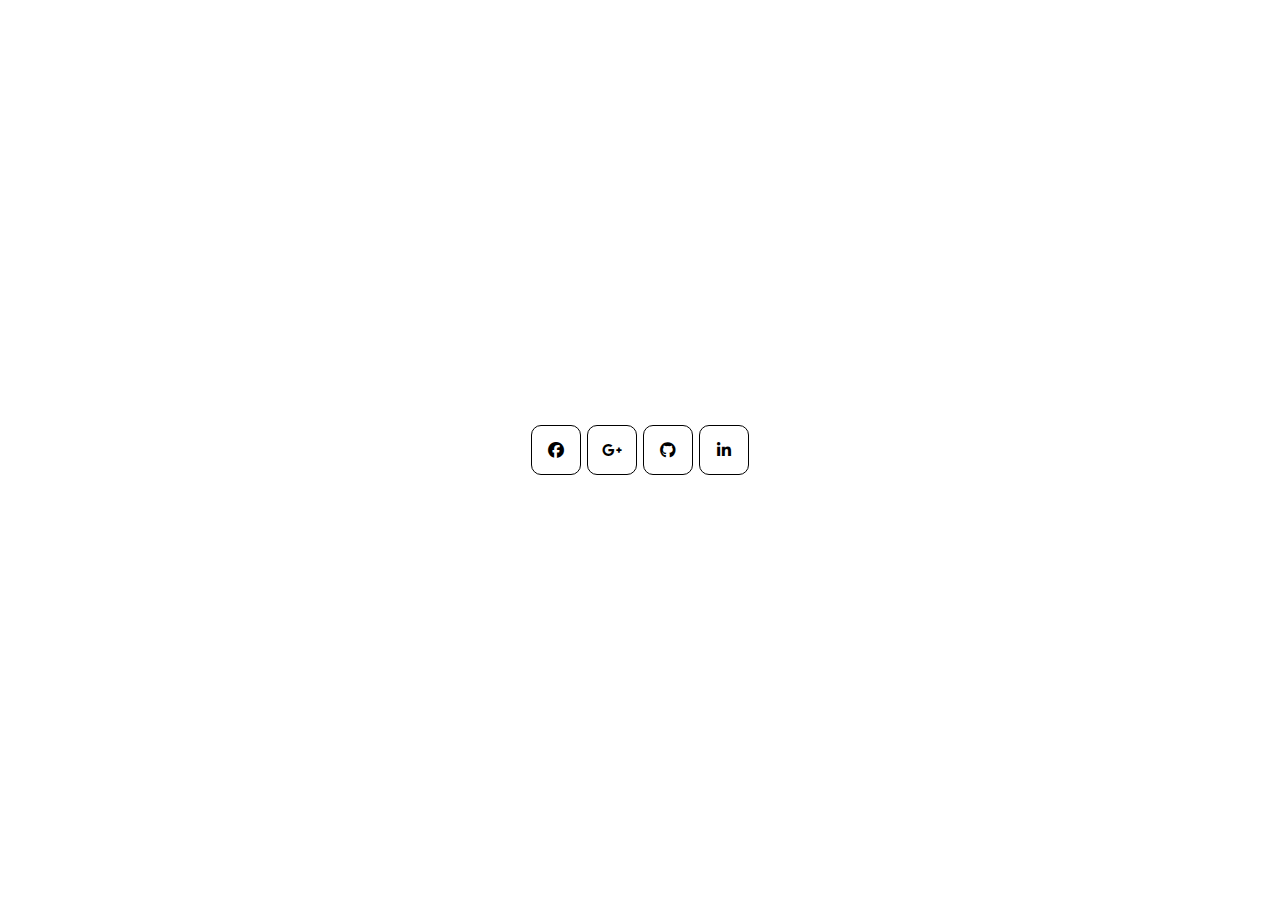
<file: CSS-MINI-PROJECT/ANIMATION-BUTTON/index.html>
<!DOCTYPE html>
<html lang="en">
<head>
    <meta charset="UTF-8">
    <meta name="viewport" content="width=device-width, initial-scale=1.0">
    <link rel="stylesheet" href="https://cdnjs.cloudflare.com/ajax/libs/font-awesome/6.6.0/css/all.min.css">
    <link rel="stylesheet" href="./style.css">
    <title>Document</title>
</head>
<body>
    <div class="links-container">
        <a class="link-item" href=""><i class="fa-brands fa-facebook"></i></a>
        <a class="link-item" href=""><i class="fa-brands fa-google-plus-g"></i></a>
        <a class="link-item" href=""><i class="fa-brands fa-github"></i></a>
        <a class="link-item" href=""><i class="fa-brands fa-linkedin-in"></i></a>
    </div>
</body>
</html>
</file>
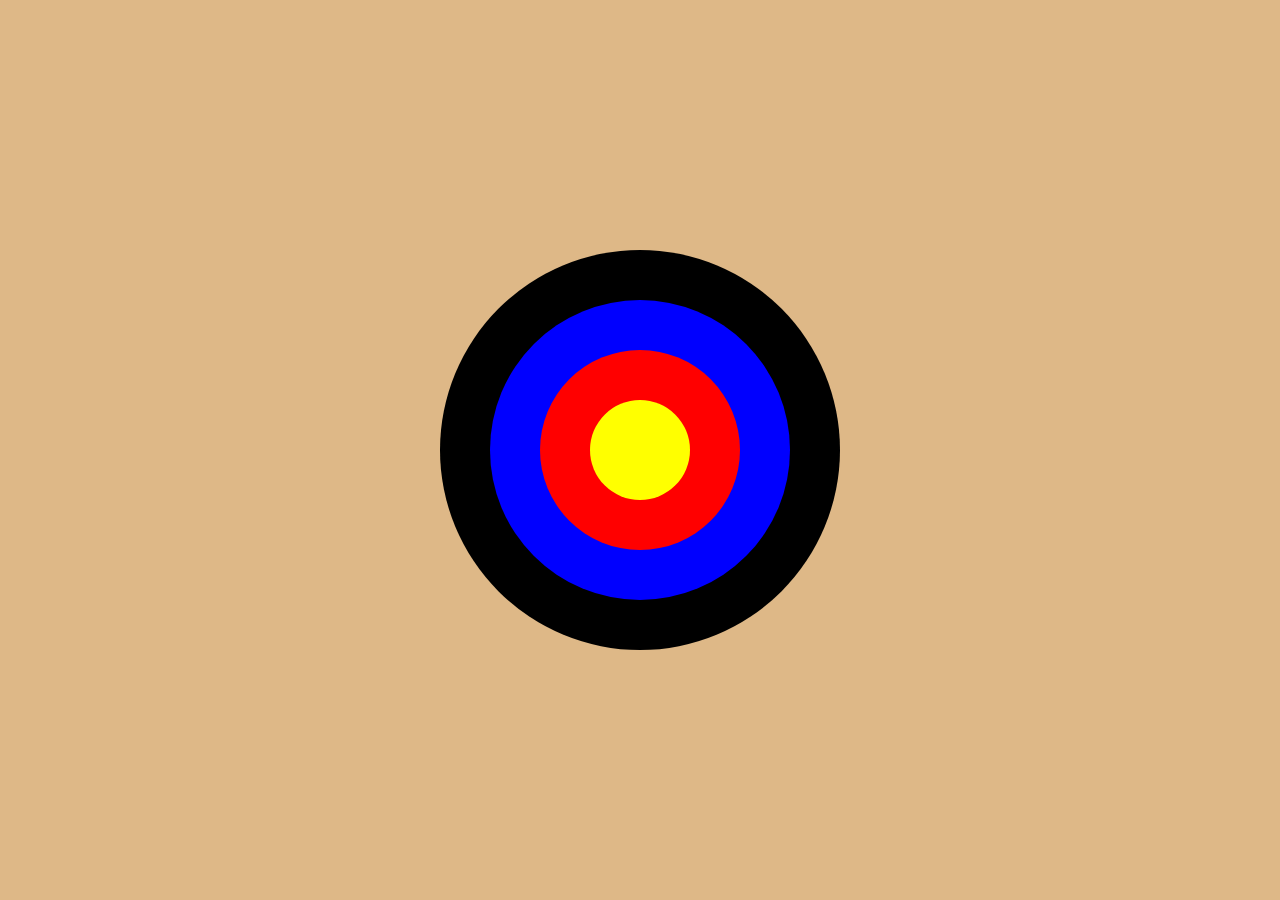
<file: CSS-MINI-PROJECT/ARCHERY-TARGET/index.html>
<html lang="en">
<head>
    <meta charset="UTF-8">
    <meta name="viewport" content="width=device-width, initial-scale=1.0">
    <link rel="stylesheet" href="./style.css">
    <title>ARCHERY TARGET</title>
</head>
<body>
    <div class="circles">
        <div class="circle-one circle">
            <div class="circle-two circle">
                <div class="circle-three circle">
                    <div class="bullseyes circle">

                    </div>
                </div>
            </div>
        </div>
    </div>
</body>
</html>
</file>
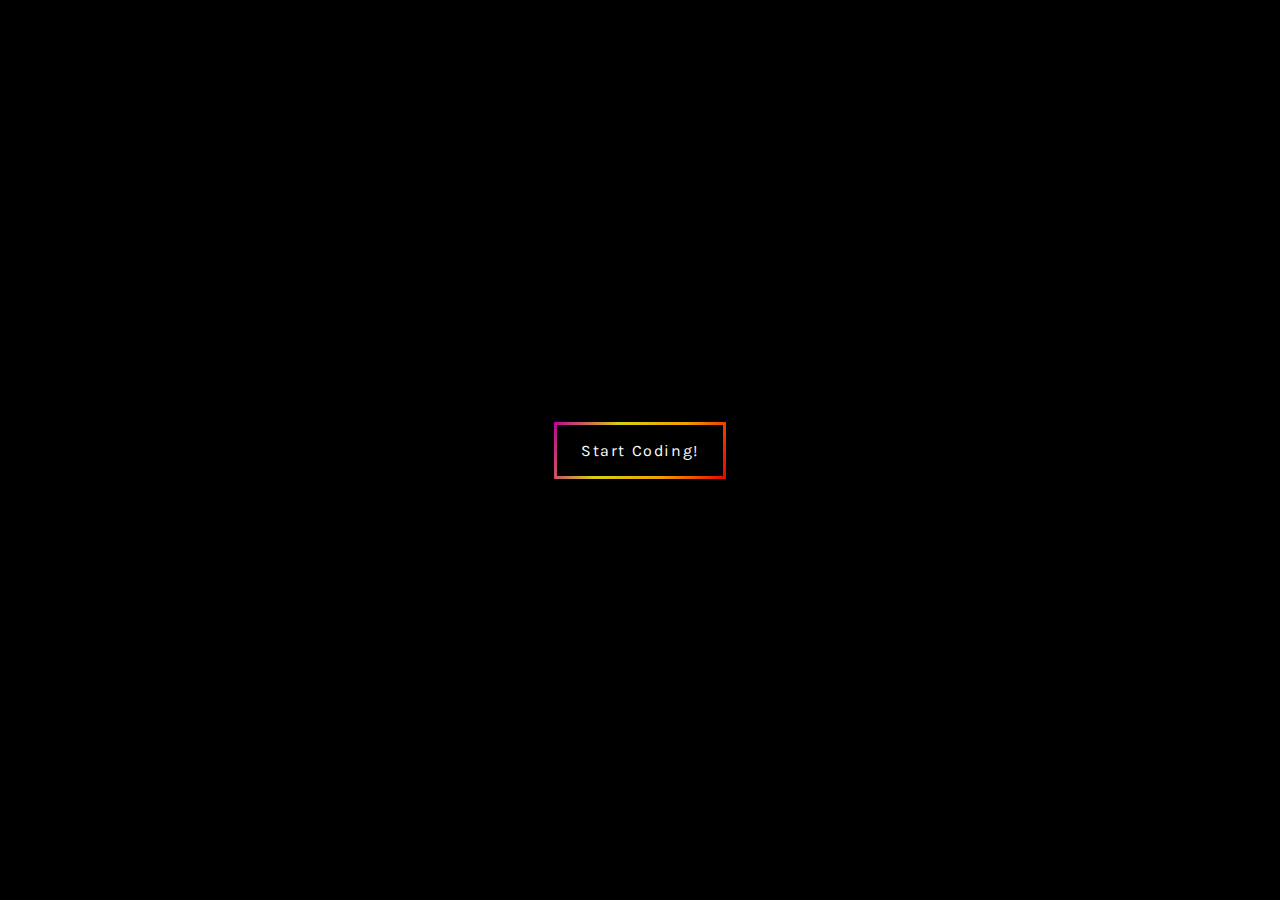
<file: CSS-MINI-PROJECT/BUTTON-PROJECT/index.html>
<html lang="en">
<head>
    <meta charset="UTF-8">
    <meta name="viewport" content="width=device-width, initial-scale=1.0">
    <!--LINK CUSTOM CSS-->
    <link rel="stylesheet" href="./style.css">
    <title>BUTTON</title>
</head>
<body>
    <div class="container">
        <div class="btn-border">
            <button type="button" class="button">
                Start Coding!
            </button>
        </div>
    </div>
</body>
</html>
</file>
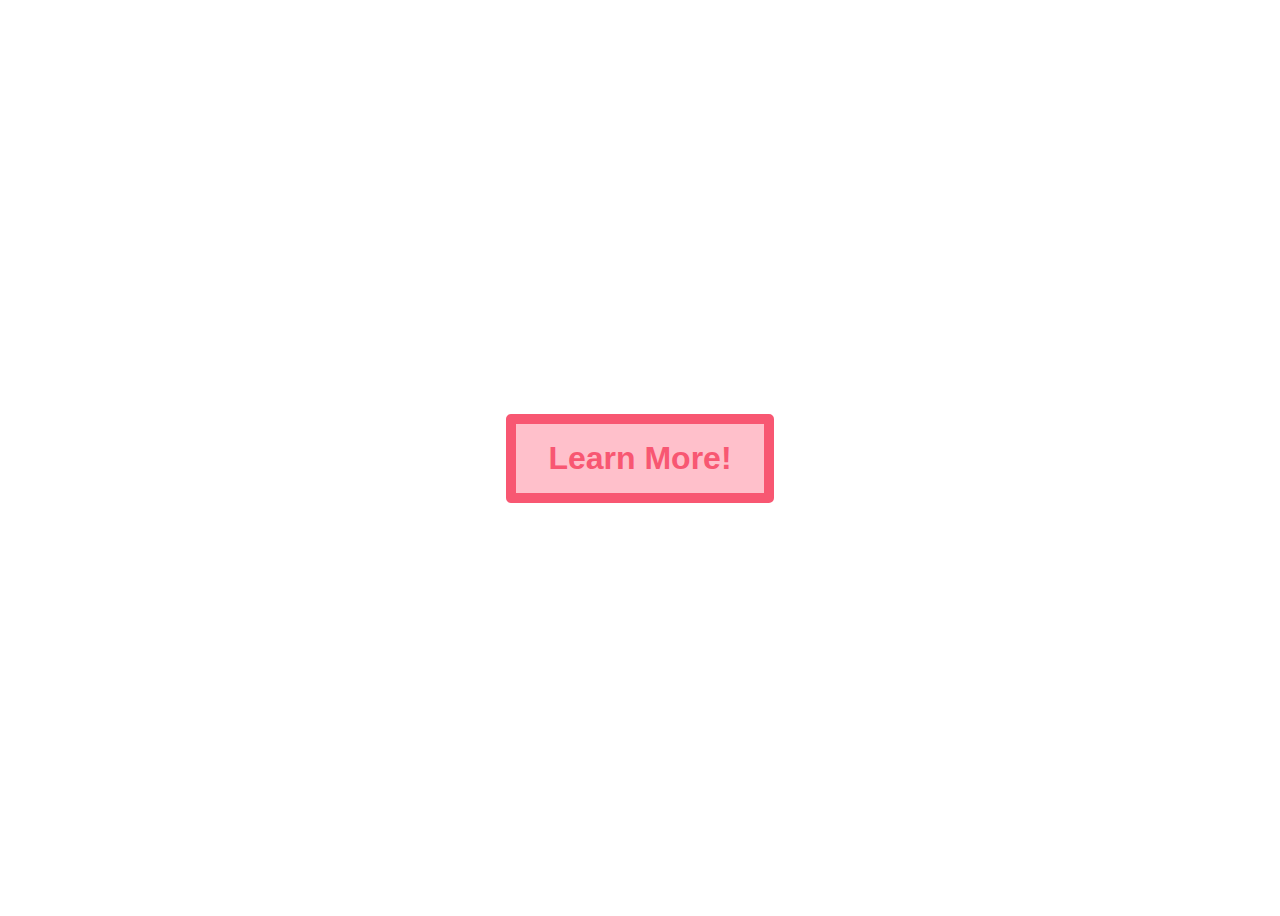
<file: CSS-MINI-PROJECT/BUTTON-TRANSITION/index.html>
<!DOCTYPE html>
<html lang="en">
<head>
    <meta charset="UTF-8">
    <meta name="viewport" content="width=device-width, initial-scale=1.0">
    <link rel="stylesheet" href="./style.css">
    <title>Document</title>
</head>
<body>
    <div class="btn-container">
        <button class="btn">Learn More!</button>
    </div>
</body>
</html>
</file>
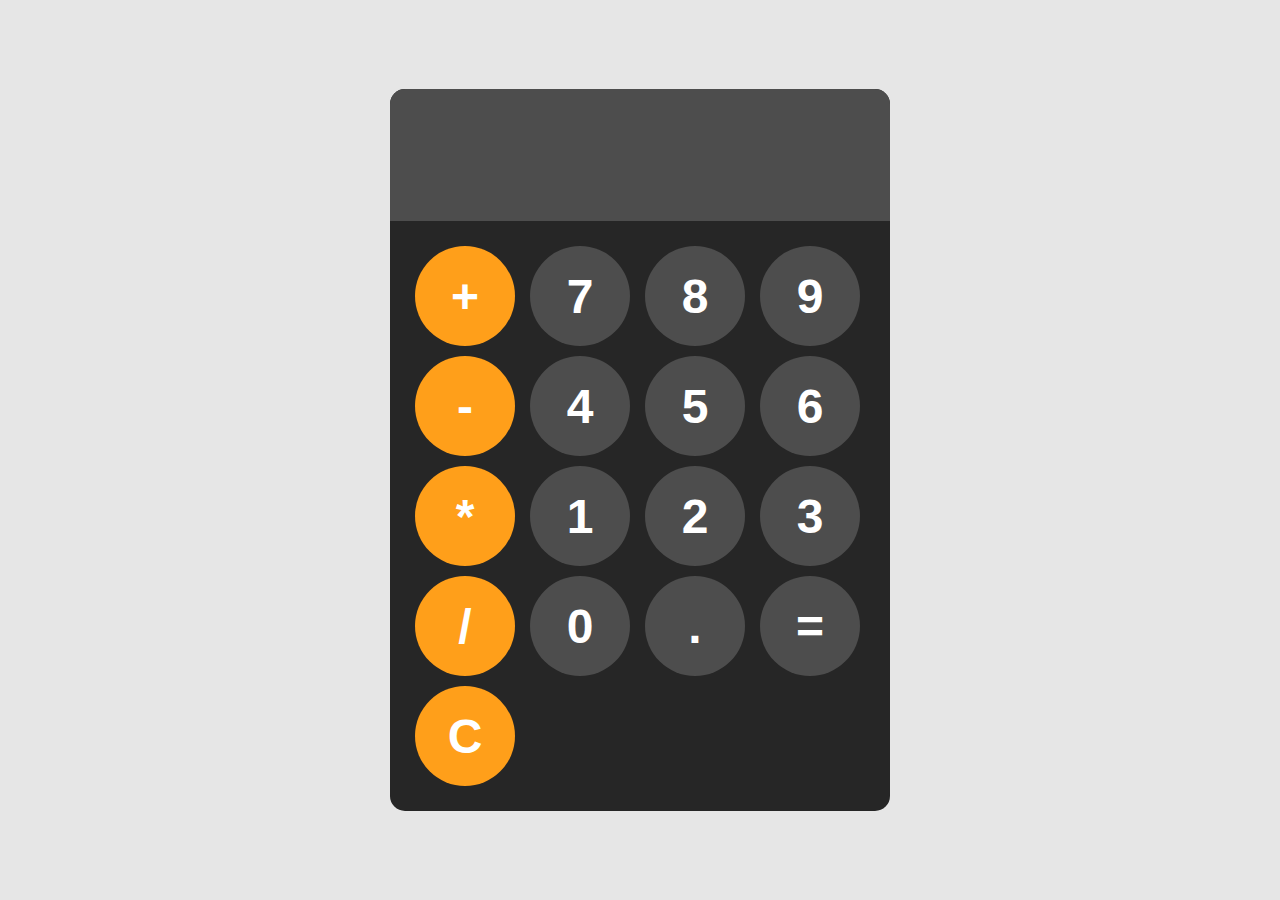
<file: CSS-MINI-PROJECT/CALCULATOR/index.html>
<!DOCTYPE html>
<html lang="en">
<head>
    <meta charset="UTF-8">
    <meta name="viewport" content="width=device-width, initial-scale=1.0">
    <link rel="stylesheet" href="./style.css">
    <title>Calculator</title>
</head>
<body>
    <div id="calculator">
        <input id="display" readonly>
        <div id="keys">
            <button onClick="appendToDisplay('+')" class="operator-btn">+</button>
            <button onClick="appendToDisplay('7')">7</button>
            <button onClick="appendToDisplay('8')">8</button>
            <button onClick="appendToDisplay('9')">9</button>
            <button onClick="appendToDisplay('-')" class="operator-btn">-</button>
            <button onClick="appendToDisplay('4')">4</button>
            <button onClick="appendToDisplay('5')">5</button>
            <button onClick="appendToDisplay('6')">6</button>
            <button onClick="appendToDisplay('*')" class="operator-btn">*</button>
            <button onClick="appendToDisplay('1')">1</button>
            <button onClick="appendToDisplay('2')">2</button>
            <button onClick="appendToDisplay('3')">3</button>
            <button onClick="appendToDisplay('/')" class="operator-btn">/</button>
            <button onClick="appendToDisplay('0')">0</button>
            <button onClick="appendToDisplay('.')">.</button>
            <button onclick="calculate()">=</button>
            <button onclick="clearDisplay()"class="operator-btn">C</button>
        </div>
    </div>
</body>
<script src="./index.js"></script>
</html>
</file>
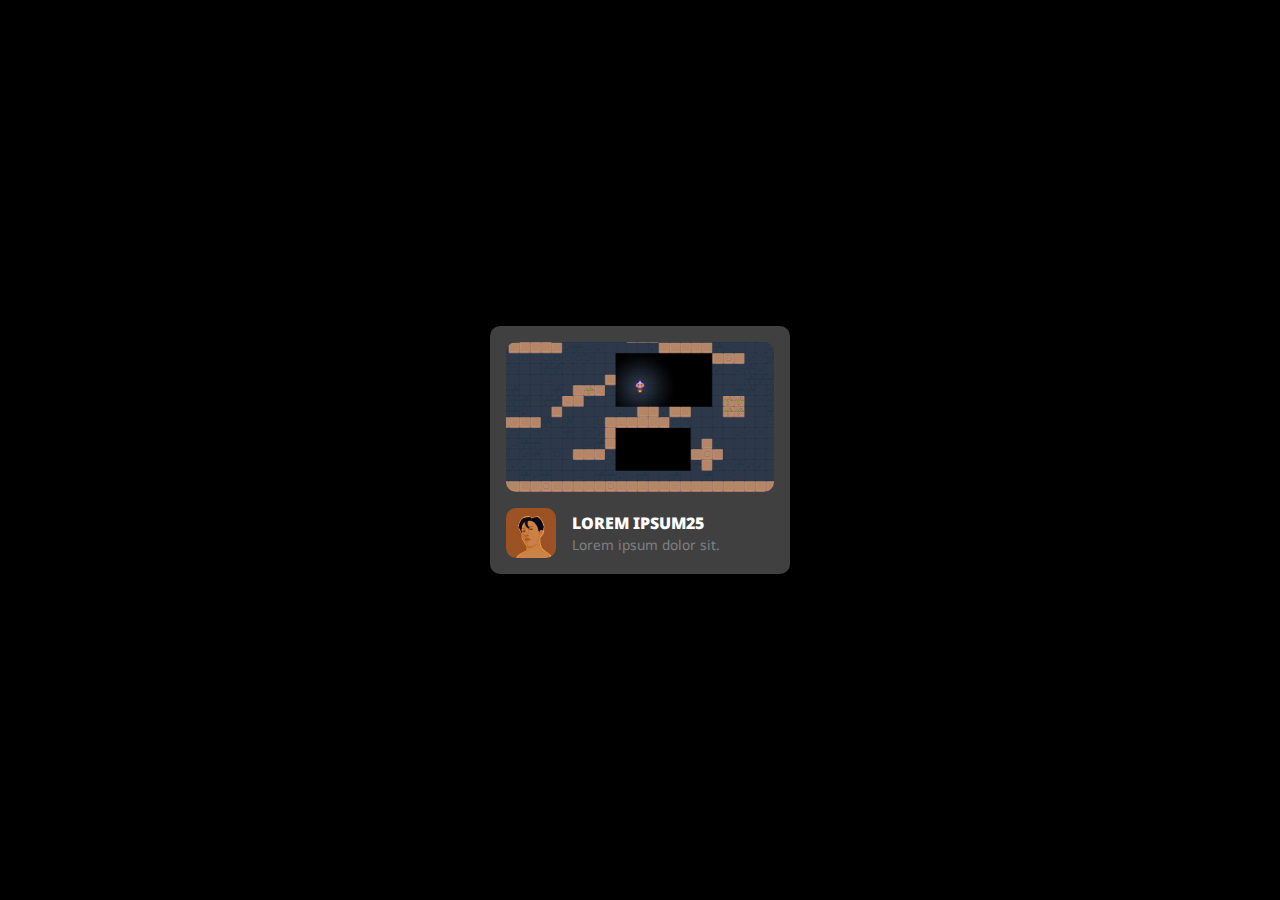
<file: CSS-MINI-PROJECT/CODEPEN-TILE/index.html>
<html lang="en">
<head>
    <meta charset="UTF-8">
    <meta name="viewport" content="width=device-width, initial-scale=1.0">
    <link rel="stylesheet" href="./style.css">
    <title>Document</title>
</head>
<body>
    <div class="card">

        <div class="image-container">
            <img src="../images/CodePen.png" alt="CodePen-Image">
        </div>

        <div class="card-body">
            <div class="card-avatar">
                <img src="../images/profile.jpeg" alt="">
            </div>
            <div class="card-details">
                <h3>LOREM IPSUM25</h3>
                <p>Lorem ipsum dolor sit.</p>
            </div>
        </div>

        <ul class="card-stats">
            <li>❤️ 11</li>
            <li>💬 1</li>
        </ul>

    </div>
</body>
</html>
</file>
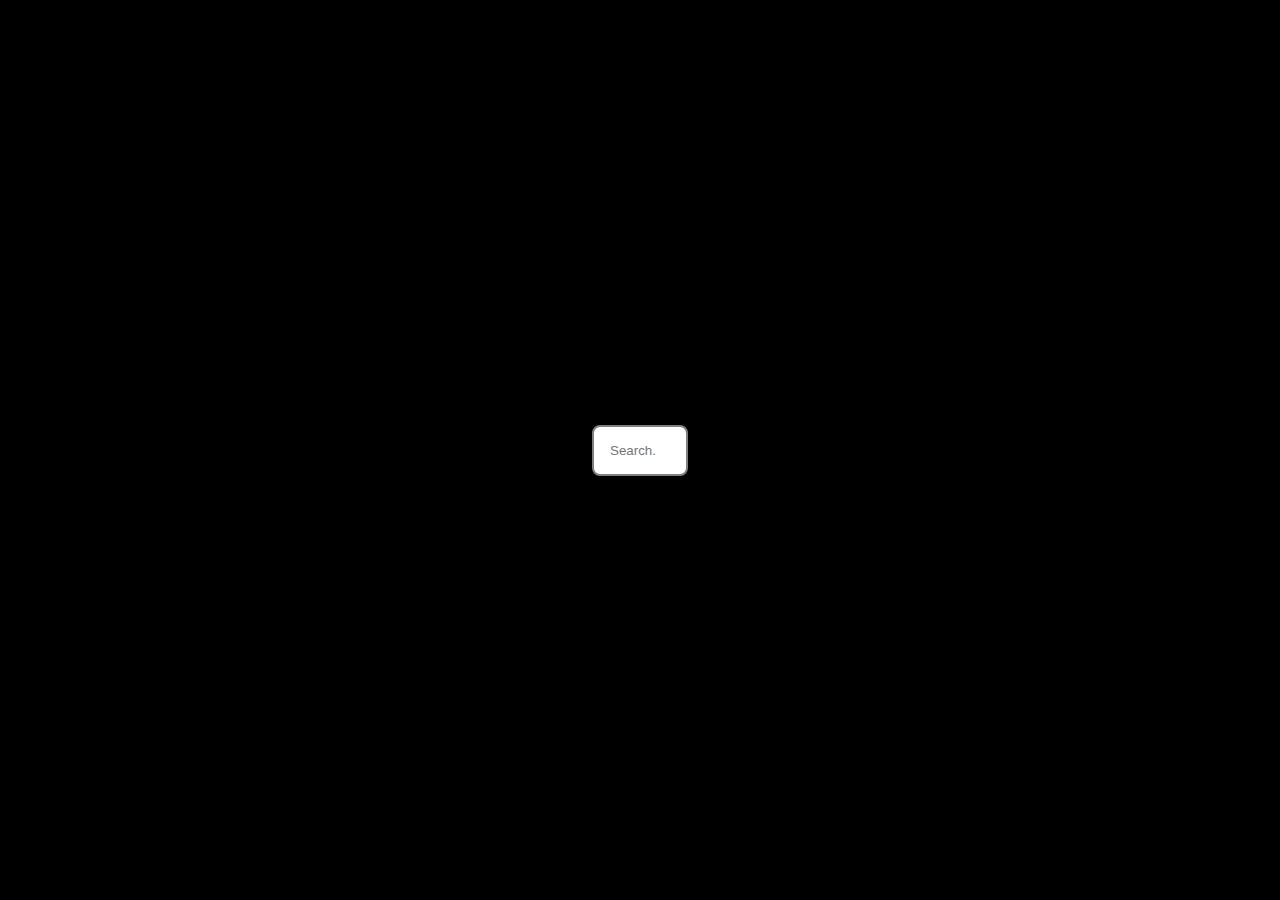
<file: CSS-MINI-PROJECT/EXPANDED-SEARCHBAR/index.html>
<html lang="en">
<head>
    <meta charset="UTF-8">
    <meta name="viewport" content="width=device-width, initial-scale=1.0">
    <!--LINK CUSTOM CSS-->
    <link rel="stylesheet" href="./style.css">
    <title>Document</title>
</head>
<body>
    <div class="container">
        <input type="search" class="search-bar" id="search-field" placeholder="Search...">
    </div>
</body>
</html>
</file>
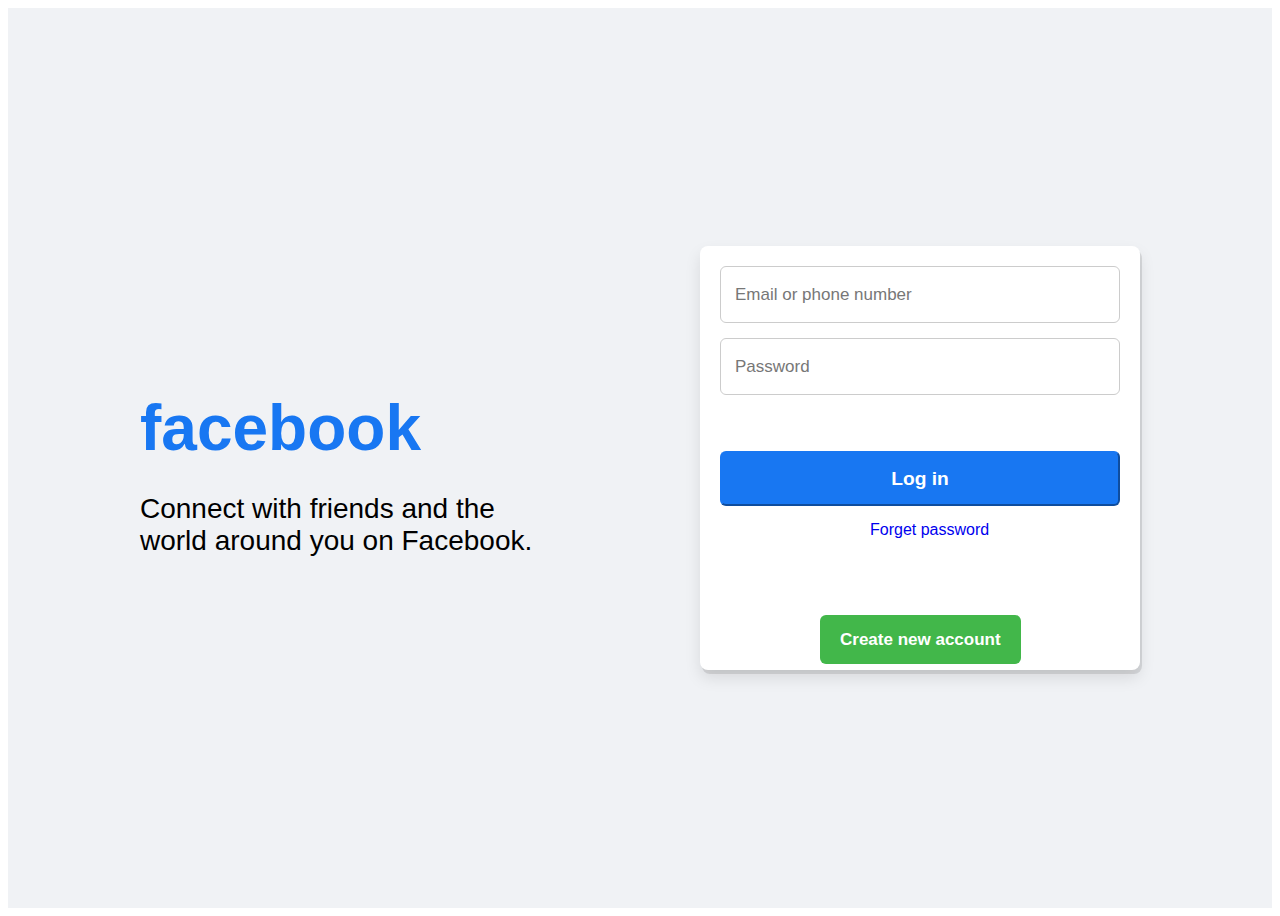
<file: CSS-MINI-PROJECT/Facebook.Clone/index.html>
<!DOCTYPE html>
<head>
    <link rel="icon" href="./logo.png">
    <link rel="stylesheet" href="./style.css">
    <title>Facebook - log in or sign up</title>
</head>
<body>
    <div class="container flex">
    <div class="Facebook-page flex">
    <div class="text">
    <h1>facebook</h1>
    <p>Connect with friends and the<br>world around you on Facebook.</p>
    </div>

    <form action="#">
    <div class="input">
        <input type="email" placeholder="Email or phone number"><br>
        <input type="password" placeholder="Password">
    </div>
    <hr>
    <div class="button">
        <button>Log in</button>
    </div>

    <div class="link">
        <a href="#" class=".Forgot">Forget password</a>
    </div>
    <hr>
    <div class="button">
        <a href="#">Create new account</a>
    </div>  
</div>   
</div>
</form>
</body>
</html>
</file>
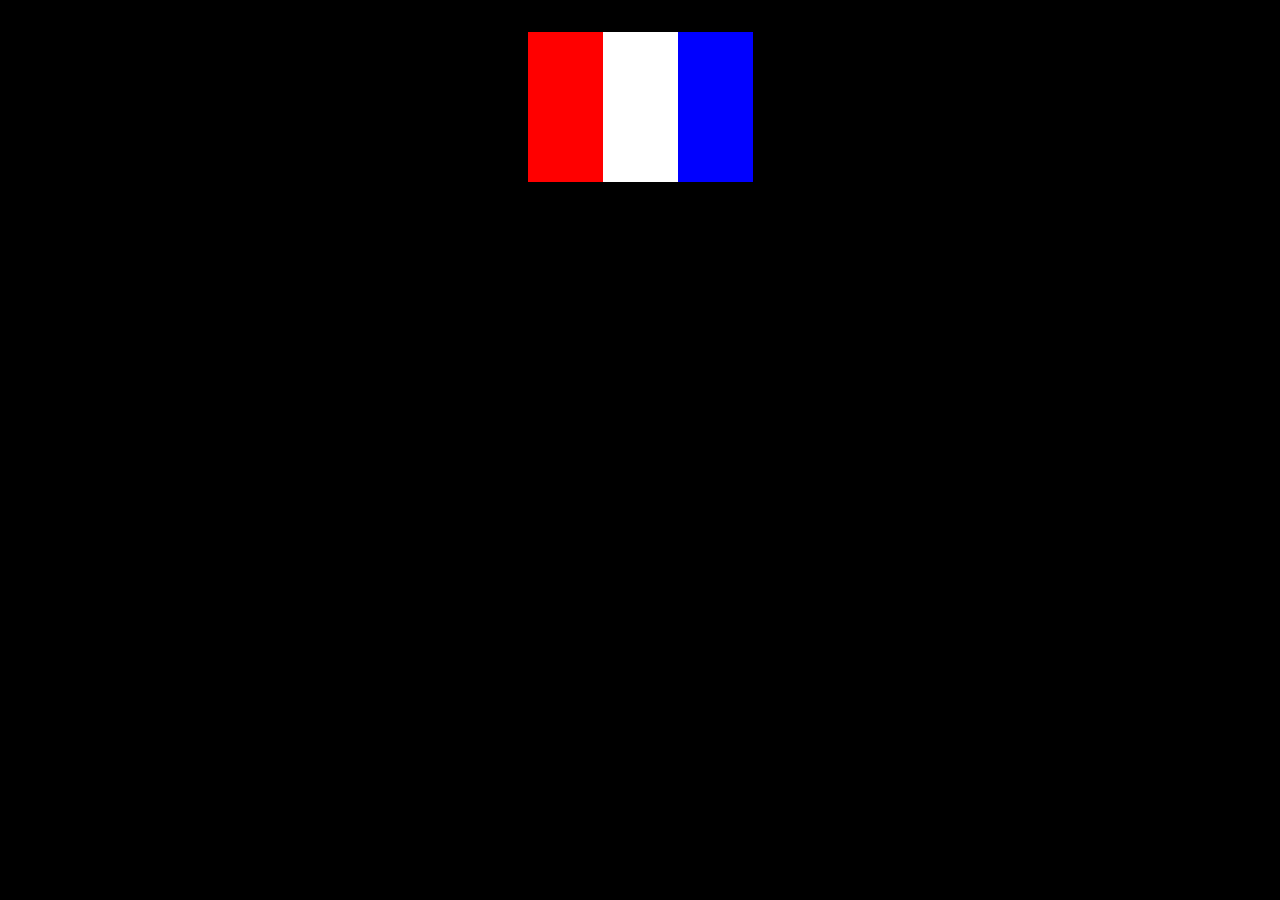
<file: CSS-MINI-PROJECT/FLAG-OF-FRANCE/index.html>
<html lang="en">
<head>
    <meta charset="UTF-8">
    <meta name="viewport" content="width=device-width, initial-scale=1.0">
    <!--link custom css-->
    <link rel="stylesheet" href="./style.css">
    <title>Document</title>
</head>
<body>
    <div class="flag-france">
        <div class="red stripes"></div>
        <div class="white stripes"></div>
        <div class=" blue stripes"></div>
    </div>
</body>
</html>
</file>
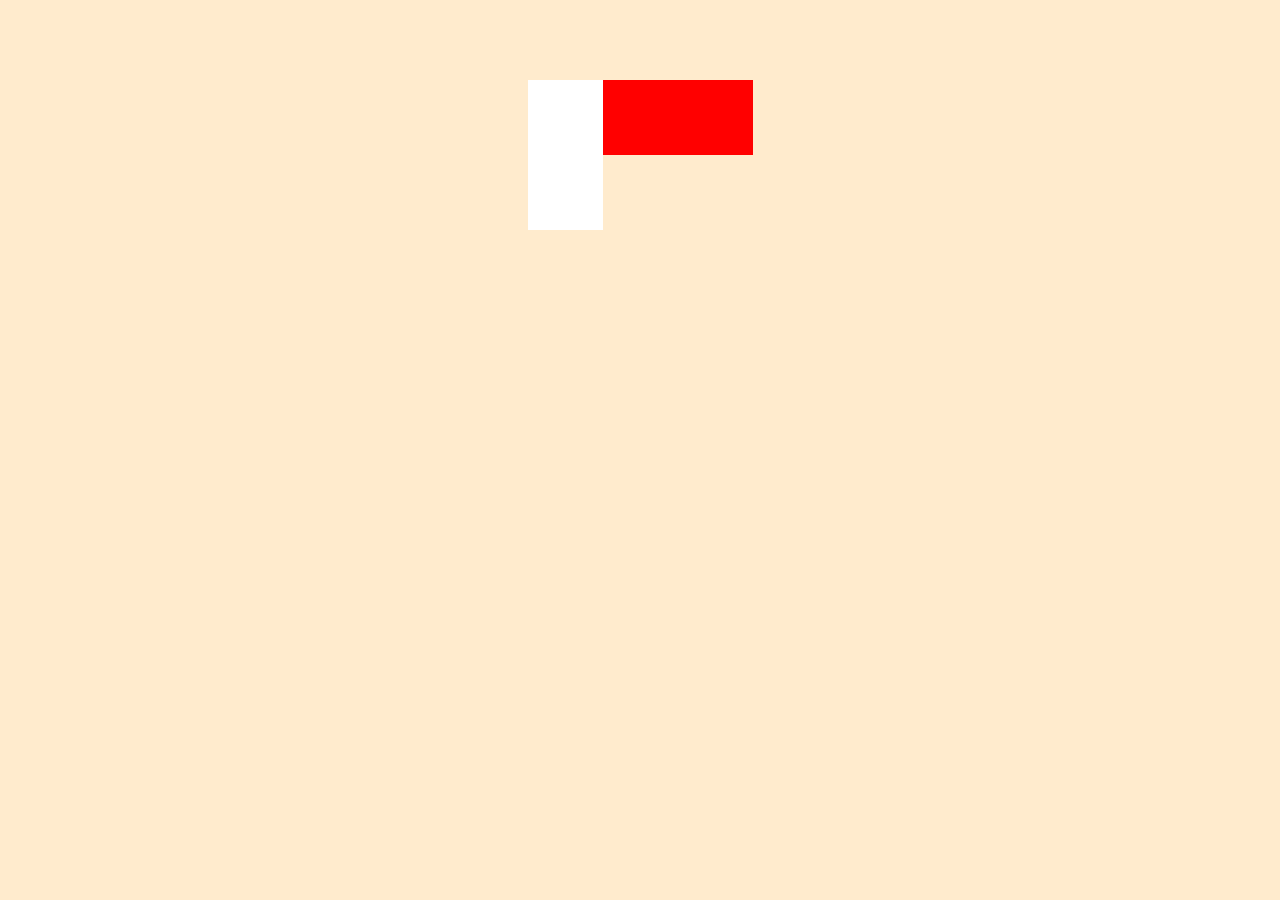
<file: CSS-MINI-PROJECT/FLAG-OF-MADAGASCAR/index.html>
<html lang="en">
<head>
    <meta charset="UTF-8">
    <meta name="viewport" content="width=device-width, initial-scale=1.0">
    <!--link custom css-->
    <link rel="stylesheet" href="./style.css">
    <title>Document</title>
</head>
<body>
    <div class="flag-madagascar">
        <div class="white stripes"></div>
        <div class="red stripes"></div>
        <div class="green stripes"></div>
    </div>
</body>
</html>
</file>
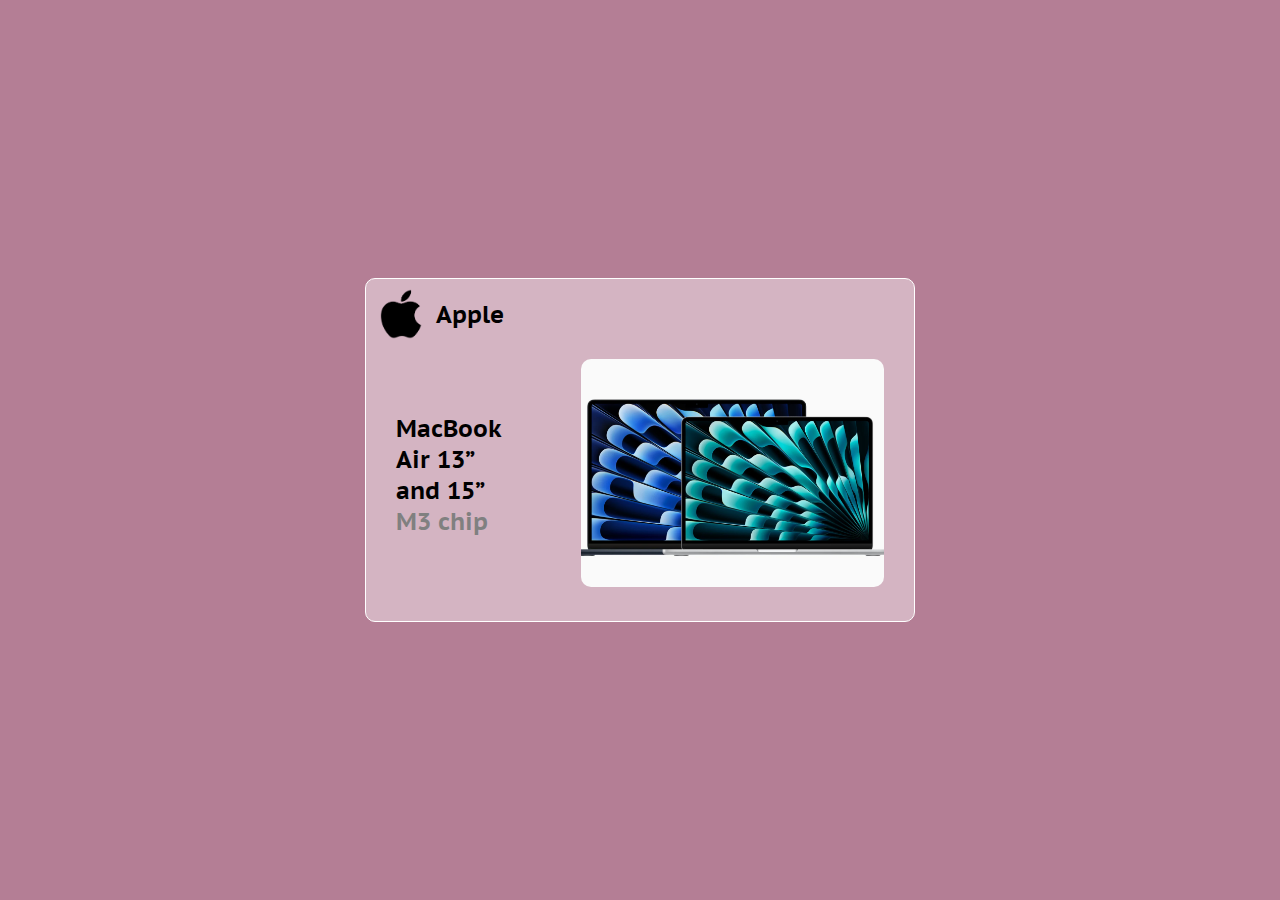
<file: CSS-MINI-PROJECT/FLIPPING-CARD/index.html>
<!DOCTYPE html>
<html lang="en">
<head>
    <meta charset="UTF-8">
    <meta name="viewport" content="width=device-width, initial-scale=1.0">
    <link rel="stylesheet" href="./style.css">
    <title>Document</title>
</head>
<body>
    <div class="card-container">
        <div class="card">
            <div class="logo-container">
                <img class="img" src="../images/apple-logo.png" alt="">

                <h2 class="title-container">Apple</h2>
            </div>

        <div class="item">
            <div class="item-title">
                <h2>
                    MacBook Air 13” and 15”<br>
                    <span style="color: gray;">M3 chip</span>
                </h2>
            </div>
            <div class="item-picture">
                <img class="img-mac" src="../images/MacBook Air 13” and 15”.webp" alt="MacBook Air 13” and 15” M3 chip">
            </div>
        </div>
        
        </div>
    </div>
</body>
</html>
</file>
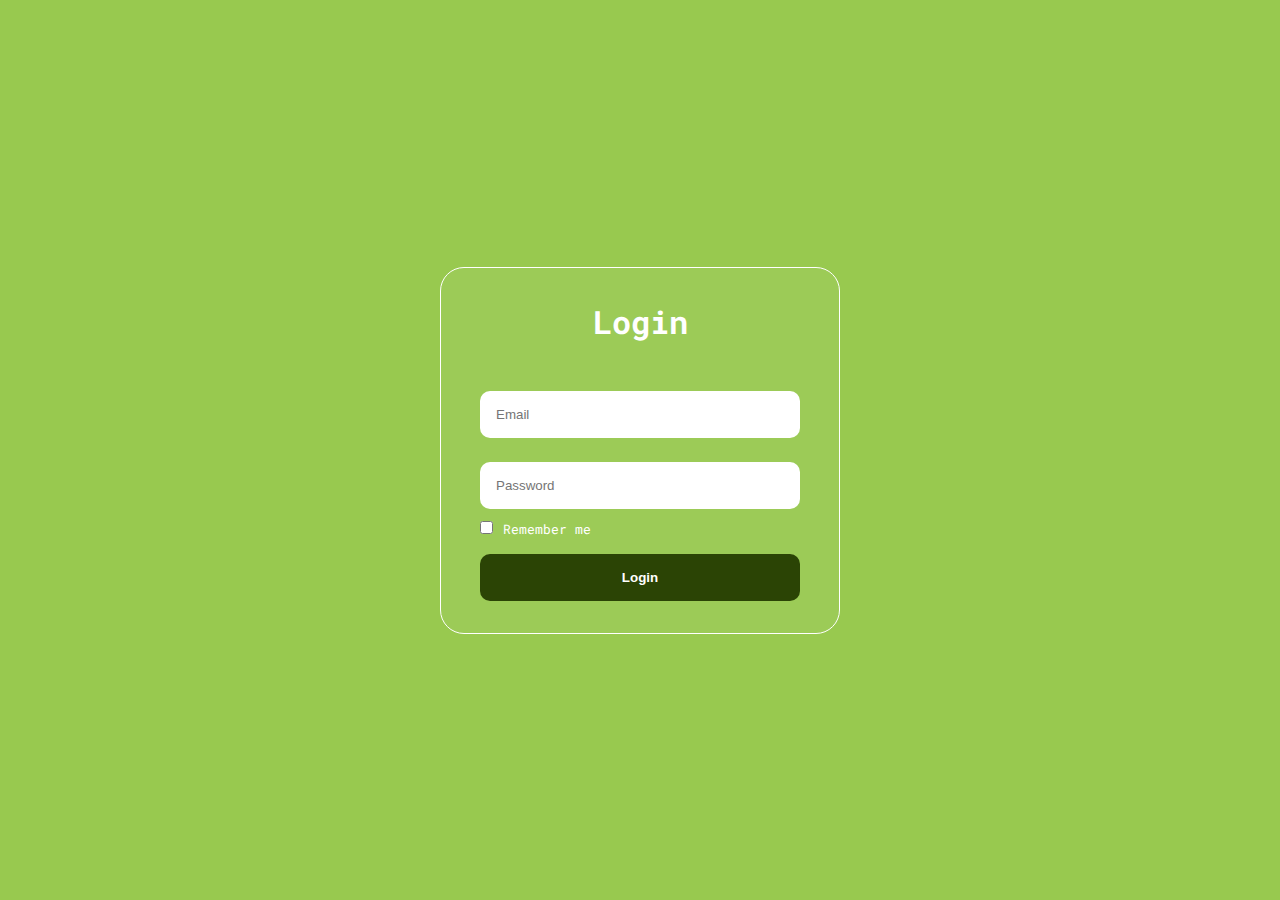
<file: CSS-MINI-PROJECT/LOGIN-PAGE/index.html>
<html lang="en">
<head>
    <meta charset="UTF-8">
    <meta name="viewport" content="width=device-width, initial-scale=1.0">
    <link rel="stylesheet" href="./style.css">
    <title>LOGIN-PAGE</title>
</head>
<body>
    <div class="fully-login-container">
        <div class="login-container">
            <h1 class="login-title">Login</h1>
            <form class="form">
                <!--Email Input-->
                <div class="inputs-container">
                    <input class="input" type="email" placeholder="Email" required>
                </div>
                <!--Password Input-->
                <div class="inputs-container">
                    <input class="input" type="password" placeholder="Password">
                </div>

                <div class="remember-btn-container">
                    <input class="checkbox" type="checkbox">
                    <span>Remember me</span>
                </div>

                <div class="btn-login">
                    <button>Login</button>
                </div>

            </form>
        </div>
    </div>
</body>
</html>
</file>
<file: CSS-MINI-PROJECT/ANIMATION-BUTTON/style.css>
* {
    margin: 0;
    padding: 0;
    box-sizing: border-box;
}

.links-container {
    height: 100vh;
    display: flex;
    align-items: center;
    justify-content: center;
}

a {
    text-decoration: none;
    color: #000000;
}

.link-item{
    width: 50px;
    height: 50px;
    border: 1px solid #000000;
    display: inline-flex;
    justify-content: center;
    align-items: center;
    margin: 0 3px;
    border-radius: 20%;
    animation: transform 0.5s ease 0s;
}

.link-item:hover {
    transform: translateY(-10px);
    color: #ffffff;
    background-color: #000000;
}
</file>
<file: CSS-MINI-PROJECT/ARCHERY-TARGET/style.css>
:root {
    --color-black:#000000;
    --color-blue:#0000ff;
    --color-red:#ff0000;
    --color-yellow:#ffff00;

}

* {
    margin: 0;
    padding: 0;
    box-sizing: border-box;

        body {
            background-color: burlywood;
        }
}

.circles {
    display: flex;
    height: 100vh;
    justify-content: center;
    align-items: center;
}

.circle {
    border-radius: 50%;
}

.circle-one {
    width: 400px;
    height: 400px;
    background: var(--color-black);
    display: flex;
    justify-content: center;
    align-items: center;
}

.circle-two {
    width: 300px;
    height: 300px;
    background: var(--color-blue);
    display: flex;
    justify-content: center;
    align-items: center;
}

.circle-three {
    width: 200px;
    height: 200px;
    background: var(--color-red);
    display: flex;
    justify-content: center;
    align-items: center;
}

.bullseyes {
    width: 100px;
    height: 100px;
    background: var(--color-yellow);
    display: flex;
    justify-content: center;
    align-items: center;
}
</file>
<file: CSS-MINI-PROJECT/BUTTON-PROJECT/style.css>
@import url('https://fonts.googleapis.com/css2?family=Karla:ital,wght@0,200..800;1,200..800&display=swap');

* {
    margin: 0;
    padding: 0;
    box-sizing: border-box;

        body {
            background-color: var(--bg-color);
            font-family: "Karla", sans-serif;
        }
}

:root {
    --color-text: hsl(0, 100%, 100%);
    --color-text-one:hsl(0, 2%, 67%);
    --bg-color:hsl(0, 100%, 0%);
    --grad-color-one:hsl(311, 100%, 37%);
    --grad-color-two:hsl(58, 83%, 46%);
    --grad-color-three:hsl(40, 100%, 47%);
    --grad-color-four:hsl(0, 99%, 46%);
}

.container {
    display: flex;
    justify-content: center;
    align-items: center;
    height: 100vh;
}

.btn-border {
    background: linear-gradient(115deg, hsl(311, 100%, 37%), hsl(58, 83%, 46%), hsl(40, 100%, 47%), hsl(0, 99%, 46%) );
    padding: 3px;
}


.button {
    border: none;
    color: var(--color-text);
    background: var(--bg-color);
    padding: 1em 1.5em;
    font-size: 1rem;
    font-family: inherit;
    letter-spacing: .1em;
    cursor: pointer;
    /*border-image: linear-gradient(115deg, hsl(311, 100%, 37%), hsl(58, 83%, 46%), hsl(40, 100%, 47%), hsl(0, 99%, 46%) );
    border-image-slice: 1;*/
}

.btn-border:hover {
    background: linear-gradient(230deg, hsl(311, 100%, 37%), hsl(58, 83%, 46%), hsl(40, 100%, 47%), hsl(0, 99%, 46%) );;
}

.btn-border:hover .button {
    color: var(--color-text-one);
    padding: 1.2em 1.7em;
}
</file>
<file: CSS-MINI-PROJECT/BUTTON-TRANSITION/style.css>
:root {
    --clr-accent: #f85772;
    --clr-bg:#ffc0cb;
}

.btn-container {
    height: 100vh;
    display: flex;
    justify-content: center;
    align-items: center;
}

.btn {
    font-size: 2rem;
    font-weight: 700;
    padding: 0.5em 1em;
    color: var(--clr-accent);
    background: var(--clr-bg);
    border: 10px solid var(--clr-accent);
    border-radius: 5px;
    transition: transform 0.5s ease 0s;
}

.btn:hover {
    transform: translateY(-10px);
    background: var(--clr-accent);
    color: #ffffff;
}
</file>
<file: CSS-MINI-PROJECT/CALCULATOR/style.css>
* {
    margin: 0;
    padding: 0;
    box-sizing: border-box;

        body{
            height: 100vh;
            display: flex;
            justify-content: center;
            align-items: center;
            background-color: hsl(0, 0%, 90%);
        }
}

#calculator {
    font-family: Arial, Helvetica, sans-serif;
    background-color: hsl(0, 0%, 15%);
    border-radius: 15px;
    max-width: 500px;
    overflow: hidden;
}
#display{
    width: 100%;
    padding: 20px;
    font-size: 5rem;
    text-align: left;
    color: white;
    border: none;
    background-color: hsl(0, 0%, 30%);
}

#keys {
    display: grid;
    grid-template-columns:repeat(4, 1fr);
    gap: 10px;
    padding: 25px;
}

button {
    width: 100px;
    height: 100px;
    border-radius: 50px;
    background-color: hsl(0, 0%, 30%);
    border: none;
    color: white;
    font-size: 3rem;
    font-weight: bold;
    cursor: pointer;
}

button:hover{
    background-color: hsl(0, 0%, 40%);
}
button:active{
    background-color: hsl(0, 0%, 50%);
}

.operator-btn{
    background-color: hsl(35, 100%, 55%);
}
.operator-btn:hover{
    background-color: hsl(35, 100%, 65%);
}
.operator-btn:hover{
    background-color: hsl(35, 100%, 75%);
}
</file>
<file: CSS-MINI-PROJECT/CODEPEN-TILE/style.css>
@import url('https://fonts.googleapis.com/css2?family=Karla:ital,wght@0,200..800;1,200..800&family=Noto+Sans:ital,wght@0,100..900;1,100..900&display=swap');

* {
    margin: 0;
    padding: 0;
    box-sizing: border-box;

        body {
            background-color: #000;
            font-family: "Noto Sans", sans-serif;
            color: white;
            display: flex;
            justify-content: center;
            align-items: center;
        }
}

p, h3 {
    margin: 0;
    padding: 0;
}

ul {
    padding-left: 0;
}

ul li {
    list-style-type: none;
}

.card {
    max-width: 300px;
    background: rgb(65, 64, 64);
    margin: auto;
    padding: 1rem;
}

.image-container img{
    width: 100%;
    object-fit: cover;
}

.card-avatar img{
    width: 50px;
    height: 50px;
    margin-right: 1em;
}

.card, img {
    border-radius: 10px;
}

.card-body {
    margin-top: 1em;
    display: flex;
    align-items: center;
}

.card-details h3{
    font-weight: 900;
    font-size: 1rem;
}

.card-details p {
    font-size: 0.85rem;
    color: grey;
}

.card-details {
    line-height: 1.5;
}

.card-stats {
    display: none;
}

.card-stats li {
    background: black;
    padding: .25rem .5rem;
    margin-right: .5rem;
    border-radius: 5px;
}

.card:hover .card-stats {
    display: flex;
    margin-top: 1rem;
}
</file>
<file: CSS-MINI-PROJECT/EXPANDED-SEARCHBAR/style.css>
* {
    margin: 0;
    padding: 0;
    box-sizing: border-box;

    body {
        background-color: #000;
    }
}

.container {
    max-width: 320px;
    width: 80%;
    margin: auto;
    height: 100vh;
    display: flex;
    justify-content: center;
    align-items: center;
}

.search-bar {
    width: 30%;
    padding: 1rem;
    border: 2px solid #808080;
    border-radius: .5rem;
    transition: all .2s;
}

.search-bar:focus {
    width: 100%;
}

.search-bar::placeholder {
    font-weight: 200;
}

.search-bar:focus::placeholder {
    color: transparent;
}
</file>
<file: CSS-MINI-PROJECT/Facebook.Clone/style.css>
.container{
    padding: 0 15px;
    background: #f0f2f5;
    justify-content: center;
    min-height: 100vh;
    justify-content: space-evenly;
    min-width: 100vh;
   
}

.facebook-page {
    justify-content: space-between;
    max-width: 1000px;
    width: 100px;
}
text{
    margin-bottom: 90px;
}
::placeholder{
    color:#777;
    font-size: 1.063rem;
}



form input{
    height: 55px;
    width: 370px;
    border: 1px solid #ccc;
    border-radius: 6px;
    margin-bottom: 15px;
    font-size: 1rem;
    padding: 0 14px;

   

}

form input:focus{
    outline: none;
    border-color: #1877f2
}

.link{
    margin-left: 150px;
    font-family: 'roboto', sans-serif;
    display: flex;
    color: #1877f2;
    flex-direction: column;
    gap: 25px;
    margin-bottom: 50px;
}

.Facebook-page{
    justify-content: space-between;
    max-width: 1000px;
    width: 100%;
}

button{

    font-weight: 600;
    color: white;
    width: 400px;
    height: 55px;
    margin-bottom: 15px;
    border-radius: 6px;
    font-size: larger;
    transition: 0.2s ease;
    background-color: #1877f2;
    border-color: #1877f2
}

button:hover{
    background: #2e83f3;
}


h1{
    align-items: center;
    color: #1877f2;
    font-size: 4rem;
    margin-bottom: 10px;
    font-family: 'roboto', sans-serif;
    box-sizing: border-box;
}

p{
    font-family: 'roboto', sans-serif;
    color: black;
    font-size: 1.75rem;
    white-space: nowrap;
    margin-bottom: 10px;
}
.flex{
    display: flex;
    align-items: center;
}
.facebook-page{
    justify-content: space-between;
    max-width: 1000px;
    width:100px;
}
form{
    display: flex;
    flex-direction: column;
    background:#fff;
    border-radius: 8px;
    padding: 20px;
    box-shadow: 02px 4px rgba(0, 0, 0, 0.1), 0 8px 16px rgba(0, 0, 0, 0.1);
    max-width: 400px;
    width: 50%;
}

form a{
    text-decoration: none;
}

hr{
    border: none;
    height: 1px;
    background-color: #fff;
    margin-bottom: 20px;
    margin-top: 20px;
}

.button a{
    margin-left: 100px;
    font-weight: 600;
    padding: 15px 20px;
    margin-bottom: 10px;
    background: #42b74a;
    border-radius: 6px;
    color: #fff;
    font-size: 1.063rem;
    transition: 0.2s ease;
    font-family: 'roboto', sans-serif;
}

.button a:hover{
    background: #3ba626;
}

body{
    justify-content: space-between;
}
</file>
<file: CSS-MINI-PROJECT/FLAG-OF-FRANCE/style.css>
:root {
    --red:#ff0000;
    --white:#ffffff;
    --blue:#0000ff;
    --flag-height:150px;
}

* {
    margin: 0;
    padding: 0;
    box-sizing: border-box;

        body {
            background-color: #000;
        }
}

.flag-france {
    height: var(--flag-height);
    width: calc(var(--flag-height) * 3/2);
    display: flex;
    margin: 2em auto;
    background-color: wheat;
}

.stripes {
    flex-grow: 1;
}

.blue {
    background: var(--blue);
}

.white {
    background: var(--white);
}

.red {
    background: var(--red);
}
</file>
<file: CSS-MINI-PROJECT/FLAG-OF-MADAGASCAR/style.css>
:root {
    --bg-white:rgb(255, 255, 255);
    --bg-red:rgb(255, 0, 0);
    --bg-green:rgb(0, 128, 0);
    --flag-height:150px;
}

* {
    margin: 0;
    padding: 0;
    box-sizing: border-box;

        body {
            background-color: blanchedalmond;
        }
}

.flag-madagascar {
    height: var(--flag-height);
    width: calc(var(--flag-height) * 1.5);
    margin: 5rem auto;
    display: flex;
}


.white {
    background: var(--bg-white);
    width: calc(var(--flag-height) / 2);
}

.red {
    background: var(--bg-red);
    height: calc(var(--flag-height) / 2);
    width: var(--flag-height);
}

.green {
    background: var(--bg-green);
    height: calc(var(--flag-height) / 2);
    
}
</file>
<file: CSS-MINI-PROJECT/FLIPPING-CARD/style.css>
@import url('https://fonts.googleapis.com/css2?family=Karla:ital,wght@0,200..800;1,200..800&family=Noto+Sans:ital,wght@0,100..900;1,100..900&family=PT+Sans+Caption:wght@400;700&family=Roboto+Mono:ital,wght@0,100..700;1,100..700&family=Ubuntu:ital,wght@0,300;0,400;0,500;0,700;1,300;1,400;1,500;1,700&display=swap');

* {
    margin: 0;
    padding: 0;
    box-sizing: border-box;

        body {
            font-family: "PT Sans Caption", sans-serif;
            background-color: rgb(180, 126, 149);
        }
}

.card-container {
    height: 100vh;
    display: flex;
    justify-content: center;
    align-items: center;
}

.card {
    max-width: 550px;
    width: 100%;
    padding: 10px;
    background-color:rgba(255, 255, 255, 0.425);
    border: 1px solid white;
    border-radius: 10px;
    
}

.logo-container {
    display: flex;
    align-items: center;
    gap: 10px;
}

.item {
    display: flex;
    align-items: center;
    padding: 20px;
    gap: 5rem;
}

.img {
    width: 50px;
}

.img-mac {
    width: 100%;
    border-radius: 10px;
}
</file>
<file: CSS-MINI-PROJECT/LOGIN-PAGE/style.css>
@import url('https://fonts.googleapis.com/css2?family=Karla:ital,wght@0,200..800;1,200..800&family=Noto+Sans:ital,wght@0,100..900;1,100..900&family=Roboto+Mono:ital,wght@0,100..700;1,100..700&family=Ubuntu:ital,wght@0,300;0,400;0,500;0,700;1,300;1,400;1,500;1,700&display=swap');

:root {
    --text-color:rgb(255, 255, 255);
    --btn-color:rgb(43, 68, 5);;
    --bg-color:rgb(152, 201, 79);
}

* {
    margin: 0;
    padding: 0;
    box-sizing: border-box;

        body {
            color: var(--text-color);
            font-family: "Roboto Mono", monospace;
        }
}

.fully-login-container {
    background-color: var(--bg-color);
    height: 100vh;
    width: 100vw;
    display: flex;
    justify-content: center;
    align-items: center;
    flex-direction: column;
}

/*LOGIN BOX*/
.login-container {
    max-width: 400px;
    width: 100%;
    background-color: rgba(255, 255, 255, 0.048);
    border: 1px rgb(255, 255, 255) solid;
    border-radius: 1.5rem;
    margin: 2rem;
    padding: 2rem;
    display: flex;
    justify-content: center;
    align-items: center;
    flex-direction: column;
}

/*LOGIN TITLE*/
.login-title {
    font-size: 2em;
    margin-bottom: 2rem;
}

.inputs-container {
    margin-top: 1rem;
}

.input {
    padding: 1rem;
    width: 20rem;
    border: none;
    border-radius: 10px;
    margin-bottom: .5rem;
}

span {
    font-size: small;
}

button {
    margin-top: 1rem;
    padding: 1rem;
    width: 20rem;
    background-color: var(--btn-color);
    color: var(--text-color);
    border: none;
    border-radius: 10px;
    font-weight: bolder;
    cursor: pointer;
    transition: ease 0.5s;
}

button:hover {
    background-color: rgb(255, 255, 255);
    color: rgb(43, 68, 5);
}
</file>
